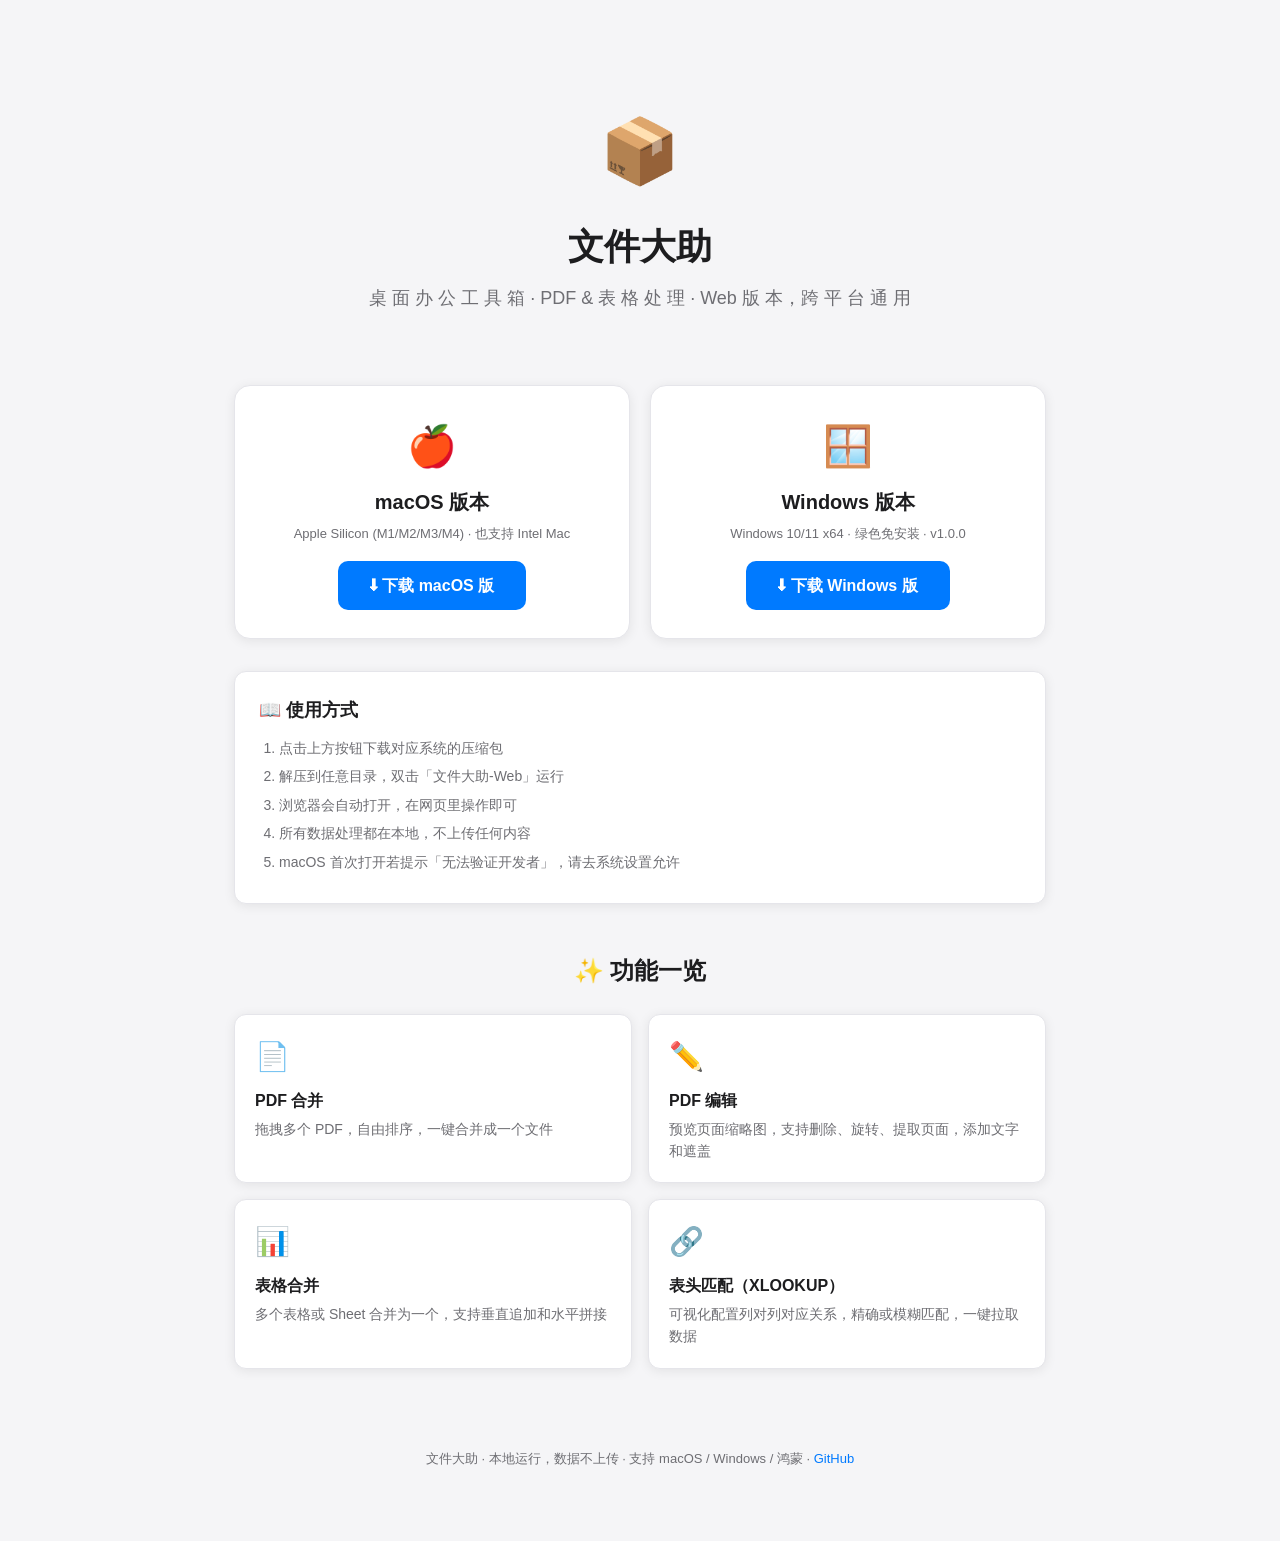
<file: docs/index.html>
<!DOCTYPE html>
<html lang="zh-CN">
<head>
<meta charset="UTF-8">
<meta name="viewport" content="width=device-width, initial-scale=1.0">
<title>文件大助 — 桌面办公工具箱</title>
<style>
  :root {
    --bg: #f5f5f7;
    --card: #ffffff;
    --text: #1d1d1f;
    --sub: #6e6e73;
    --accent: #007aff;
    --border: #e5e5ea;
    --shadow: 0 2px 12px rgba(0,0,0,0.08);
  }
  * { margin: 0; padding: 0; box-sizing: border-box; }
  body {
    font-family: -apple-system, BlinkMacSystemFont, "Segoe UI", "PingFang SC", "Microsoft YaHei", sans-serif;
    background: var(--bg); color: var(--text); line-height: 1.6;
  }
  .container { max-width: 860px; margin: 0 auto; padding: 40px 24px; }

  /* 顶部 */
  .hero { text-align: center; padding: 60px 0 40px; }
  .hero .icon { font-size: 64px; margin-bottom: 16px; }
  .hero h1 { font-size: 36px; font-weight: 700; margin-bottom: 8px; }
  .hero .tagline { font-size: 18px; color: var(--sub); }

  /* 下载卡片 */
  .download-section { display: grid; grid-template-columns: 1fr 1fr; gap: 20px; margin: 32px 0; }
  @media (max-width: 600px) { .download-section { grid-template-columns: 1fr; } }
  .dl-card {
    background: var(--card); border-radius: 16px; padding: 28px 24px;
    box-shadow: var(--shadow); text-align: center;
    border: 1px solid var(--border);
  }
  .dl-card .os-icon { font-size: 40px; margin-bottom: 8px; }
  .dl-card h3 { font-size: 20px; margin-bottom: 6px; }
  .dl-card .meta { font-size: 13px; color: var(--sub); margin-bottom: 16px; }
  .dl-btn {
    display: inline-block; background: var(--accent); color: #fff;
    padding: 12px 32px; border-radius: 10px; text-decoration: none;
    font-size: 16px; font-weight: 600; transition: opacity 0.2s;
  }
  .dl-btn:hover { opacity: 0.85; }

  /* 功能 */
  .features { margin: 48px 0; }
  .features h2 { font-size: 24px; text-align: center; margin-bottom: 24px; }
  .feat-grid { display: grid; grid-template-columns: 1fr 1fr; gap: 16px; }
  @media (max-width: 600px) { .feat-grid { grid-template-columns: 1fr; } }
  .feat {
    background: var(--card); border-radius: 12px; padding: 20px;
    box-shadow: var(--shadow); border: 1px solid var(--border);
  }
  .feat .f-icon { font-size: 28px; margin-bottom: 8px; }
  .feat h4 { font-size: 16px; margin-bottom: 4px; }
  .feat p { font-size: 14px; color: var(--sub); }

  /* 说明 */
  .info { background: var(--card); border-radius: 12px; padding: 24px;
    box-shadow: var(--shadow); border: 1px solid var(--border); margin: 24px 0;
  }
  .info h3 { font-size: 18px; margin-bottom: 12px; }
  .info ol { padding-left: 20px; font-size: 14px; color: var(--sub); }
  .info li { margin-bottom: 6px; }

  /* 页脚 */
  .footer { text-align: center; padding: 32px 0; font-size: 13px; color: var(--sub); }
  .footer a { color: var(--accent); text-decoration: none; }
</style>
</head>
<body>

<div class="container">

  <!-- 顶部介绍 -->
  <div class="hero">
    <div class="icon">📦</div>
    <h1>文件大助</h1>
    <p class="tagline">桌 面 办 公 工 具 箱  ·  PDF & 表 格 处 理  ·  Web 版 本，跨 平 台 通 用</p>
  </div>

  <!-- 下载按钮 -->
  <div class="download-section">
    <div class="dl-card">
      <div class="os-icon">🍎</div>
      <h3>macOS 版本</h3>
      <p class="meta">Apple Silicon (M1/M2/M3/M4)  ·  也支持 Intel Mac</p>
      <a class="dl-btn" id="dl-mac" href="#">⬇ 下载 macOS 版</a>
    </div>
    <div class="dl-card">
      <div class="os-icon">🪟</div>
      <h3>Windows 版本</h3>
      <p class="meta">Windows 10/11 x64  ·  绿色免安装  ·  v1.0.0</p>
      <a class="dl-btn" id="dl-win" href="#">⬇ 下载 Windows 版</a>
    </div>
  </div>

  <!-- 使用说明 -->
  <div class="info">
    <h3>📖 使用方式</h3>
    <ol>
      <li>点击上方按钮下载对应系统的压缩包</li>
      <li>解压到任意目录，双击「文件大助-Web」运行</li>
      <li>浏览器会自动打开，在网页里操作即可</li>
      <li>所有数据处理都在本地，不上传任何内容</li>
      <li>macOS 首次打开若提示「无法验证开发者」，请去系统设置允许</li>
    </ol>
  </div>

  <!-- 功能介绍 -->
  <div class="features">
    <h2>✨ 功能一览</h2>
    <div class="feat-grid">
      <div class="feat">
        <div class="f-icon">📄</div>
        <h4>PDF 合并</h4>
        <p>拖拽多个 PDF，自由排序，一键合并成一个文件</p>
      </div>
      <div class="feat">
        <div class="f-icon">✏️</div>
        <h4>PDF 编辑</h4>
        <p>预览页面缩略图，支持删除、旋转、提取页面，添加文字和遮盖</p>
      </div>
      <div class="feat">
        <div class="f-icon">📊</div>
        <h4>表格合并</h4>
        <p>多个表格或 Sheet 合并为一个，支持垂直追加和水平拼接</p>
      </div>
      <div class="feat">
        <div class="f-icon">🔗</div>
        <h4>表头匹配（XLOOKUP）</h4>
        <p>可视化配置列对列对应关系，精确或模糊匹配，一键拉取数据</p>
      </div>
    </div>
  </div>

  <!-- 页脚 -->
  <div class="footer">
    <p>文件大助 · 本地运行，数据不上传 · 支持 macOS / Windows / 鸿蒙 · <a href="https://github.com/mingwei886688-stack/-" target="_blank">GitHub</a></p>
  </div>

</div>

<script>
// 动态获取最新 Release 下载链接
const REPO = "mingwei886688-stack/-";
fetch(`https://api.github.com/repos/${REPO}/releases/latest`)
  .then(r => r.json())
  .then(data => {
    data.assets.forEach(asset => {
      if (asset.name.includes("macOS")) {
        document.getElementById("dl-mac").href = asset.browser_download_url;
      } else if (asset.name.includes("Windows")) {
        document.getElementById("dl-win").href = asset.browser_download_url;
      }
    });
  })
  .catch(() => {
    // 如果 API 获取失败，保留默认链接
  });
</script>

</body>
</html>
</file>
